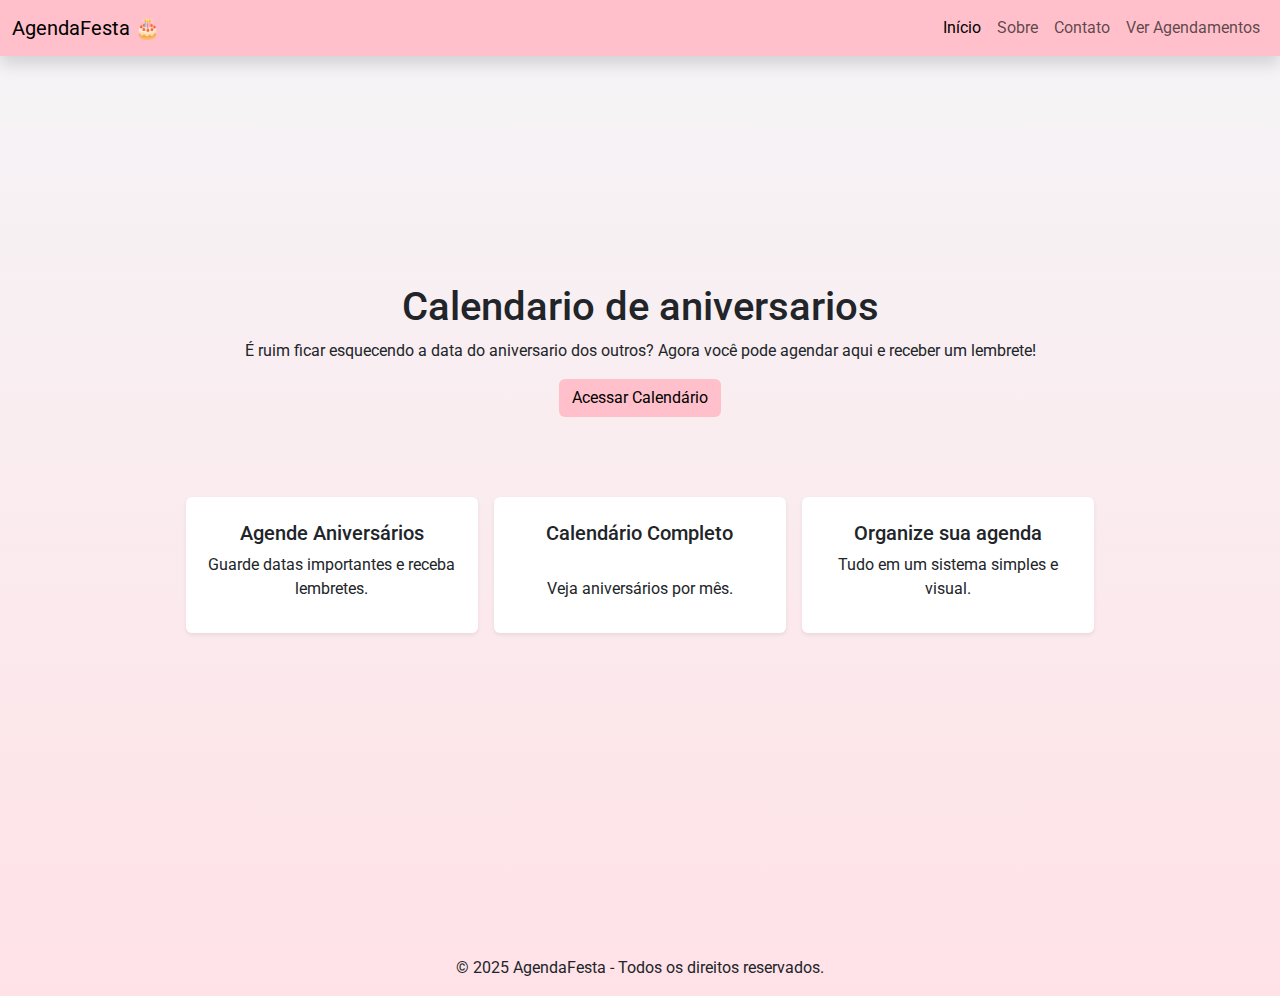
<file: index.html>
<!DOCTYPE html>
<html lang="pt-br">
<head>
  <meta charset="utf-8" />
  <meta name="viewport" content="width=device-width, initial-scale=1" />
  <title>AgendaFesta</title>
  <link rel="stylesheet" href="https://cdn.jsdelivr.net/npm/bootstrap@5.3.2/dist/css/bootstrap.min.css">
    <link href="https://fonts.googleapis.com/css2?family=Roboto+Condensed:ital,wght@0,100..900;1,100..900&display=swap" rel="stylesheet">
    <script src="https://cdn.jsdelivr.net/npm/bootstrap@5.3.2/dist/js/bootstrap.bundle.min.js"></script>
  <link rel="stylesheet" href="css/style.css">
</head>
<body>
  <section class="d-flex justify-content-center align-items-center vh-100">
    <main>
      <div class="text-center flex-column d-flex align-items-center">
        <h1>Calendario de aniversarios</h1>
        <p>
          É ruim ficar esquecendo a data do aniversario dos outros? Agora você pode agendar aqui e
          receber um lembrete!
        </p>
        <div>
          <a href="Principal.html">
            <button class="btn" style="background-color: #ffc0cb;color: black;">
              Acessar Calendário
            </button>
          </a>
        </div>

      </div>
      <section class="container py-5">
        <div class="row text-center g-3">
        
          <section class="container py-5">
            <div class="row text-center g-3">
            
              <div class="col-md">
                <div class="p-3 rounded shadow-sm bg-white h-100 d-flex flex-column">
                  <h5 class="mt-2">Agende Aniversários</h5>
                  <p class="mt-auto">Guarde datas importantes e receba lembretes.</p>
                </div>
              </div>
            
              <div class="col-md">
                <div class="p-3 rounded shadow-sm bg-white h-100 d-flex flex-column">
                  <h5 class="mt-2">Calendário Completo</h5>
                  <p class="mt-auto">Veja aniversários por mês.</p>
                </div>
              </div>
            
              <div class="col-md">
                <div class="p-3 rounded shadow-sm bg-white h-100 d-flex flex-column">
                  <h5 class="mt-2">Organize sua agenda</h5>
                  <p class="mt-auto">Tudo em um sistema simples e visual.</p>
                </div>
              </div>
            
            </div>
          </section>
        </div>
      </section>
    </main>
</section>
<script src="js/script.js"></script>
</body>
</html>
</file>
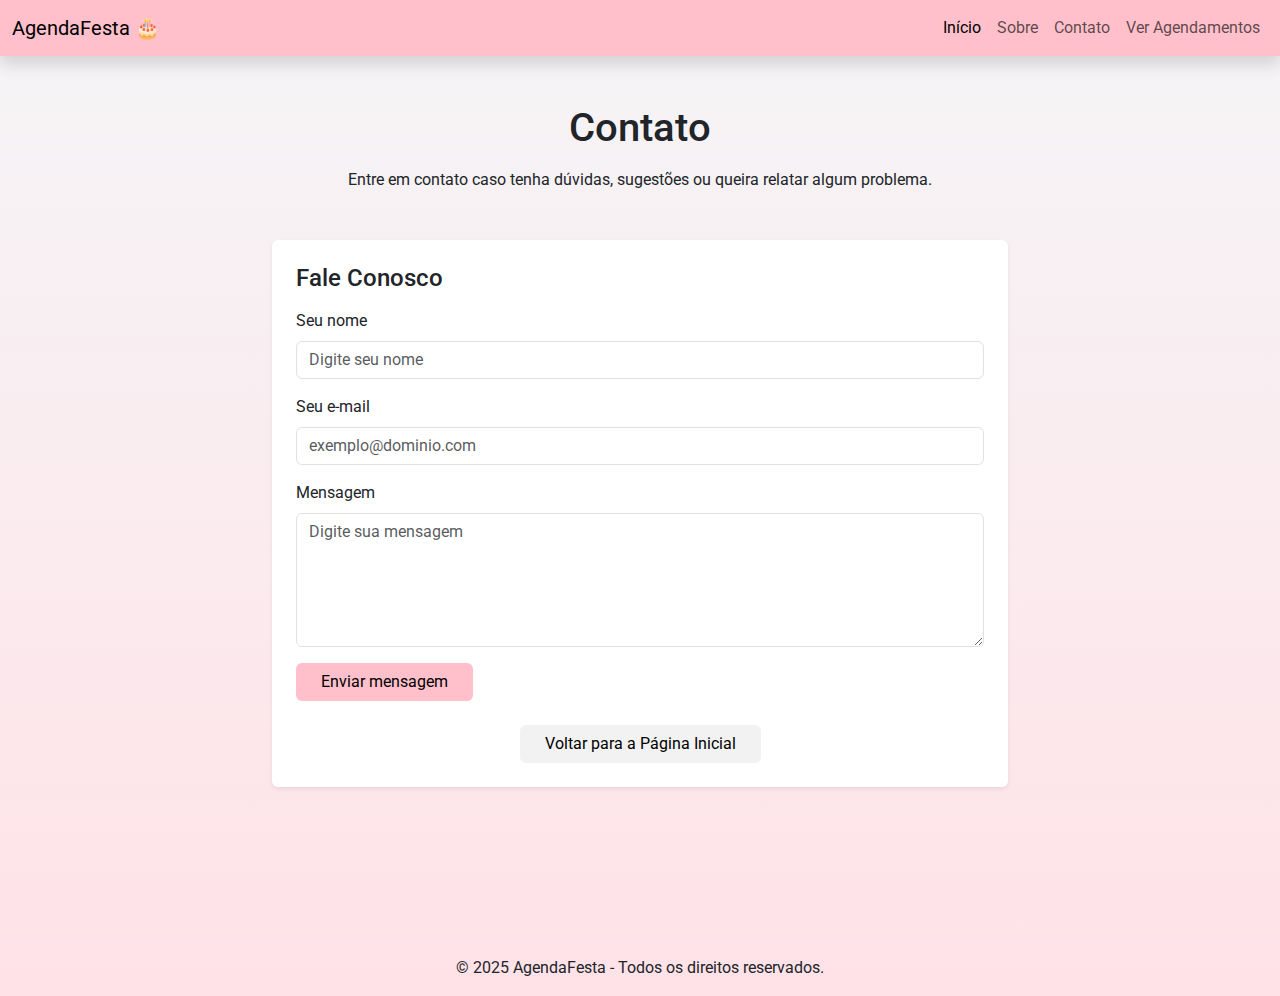
<file: Contatos.html>
<!DOCTYPE html>
<html lang="pt-br">
<head>
  <meta charset="utf-8" />
  <meta name="viewport" content="width=device-width, initial-scale=1" />
  <title>AgendaFesta - Contato</title>

  <link rel="stylesheet" href="https://cdn.jsdelivr.net/npm/bootstrap@5.3.2/dist/css/bootstrap.min.css">
  <link href="https://fonts.googleapis.com/css2?family=Roboto+Condensed:wght@300;400;700&display=swap" rel="stylesheet">
  <script src="https://cdn.jsdelivr.net/npm/bootstrap@5.3.2/dist/js/bootstrap.bundle.min.js"></script>

  <link rel="stylesheet" href="css/style.css">
</head>

<body>

  <section class="container py-5" style="min-height: 100vh;">
    
    <div class="text-center mb-5">
      <h1>Contato</h1>
      <p class="mt-3">
        Entre em contato caso tenha dúvidas, sugestões ou queira relatar algum problema.
      </p>
    </div>

    <div class="row justify-content-center g-4">

      <div class="col-md-8">
        <div class="p-4 rounded shadow-sm bg-white">

          <h4 class="mb-3">Fale Conosco</h4>

          <form>

            <div class="mb-3">
              <label class="form-label">Seu nome</label>
              <input type="text" class="form-control" placeholder="Digite seu nome" required>
            </div>

            <div class="mb-3">
              <label class="form-label">Seu e-mail</label>
              <input type="email" class="form-control" placeholder="exemplo@dominio.com" required>
            </div>

            <div class="mb-3">
              <label class="form-label">Mensagem</label>
              <textarea class="form-control" rows="5" placeholder="Digite sua mensagem" required></textarea>
            </div>

            <button type="submit" class="btn px-4" style="background-color: #ffc0cb; color: black;">
              Enviar mensagem
            </button>

          </form>

          <div class="text-center mt-4">
            <a href="Principal.html">
              <button class="btn px-4" style="background-color: #f2f2f2; color: black;">
                Voltar para a Página Inicial
              </button>
            </a>
          </div>

        </div>
      </div>

    </div>

  </section>

<script src="js/script.js"></script>
</body>
</html>
</file>
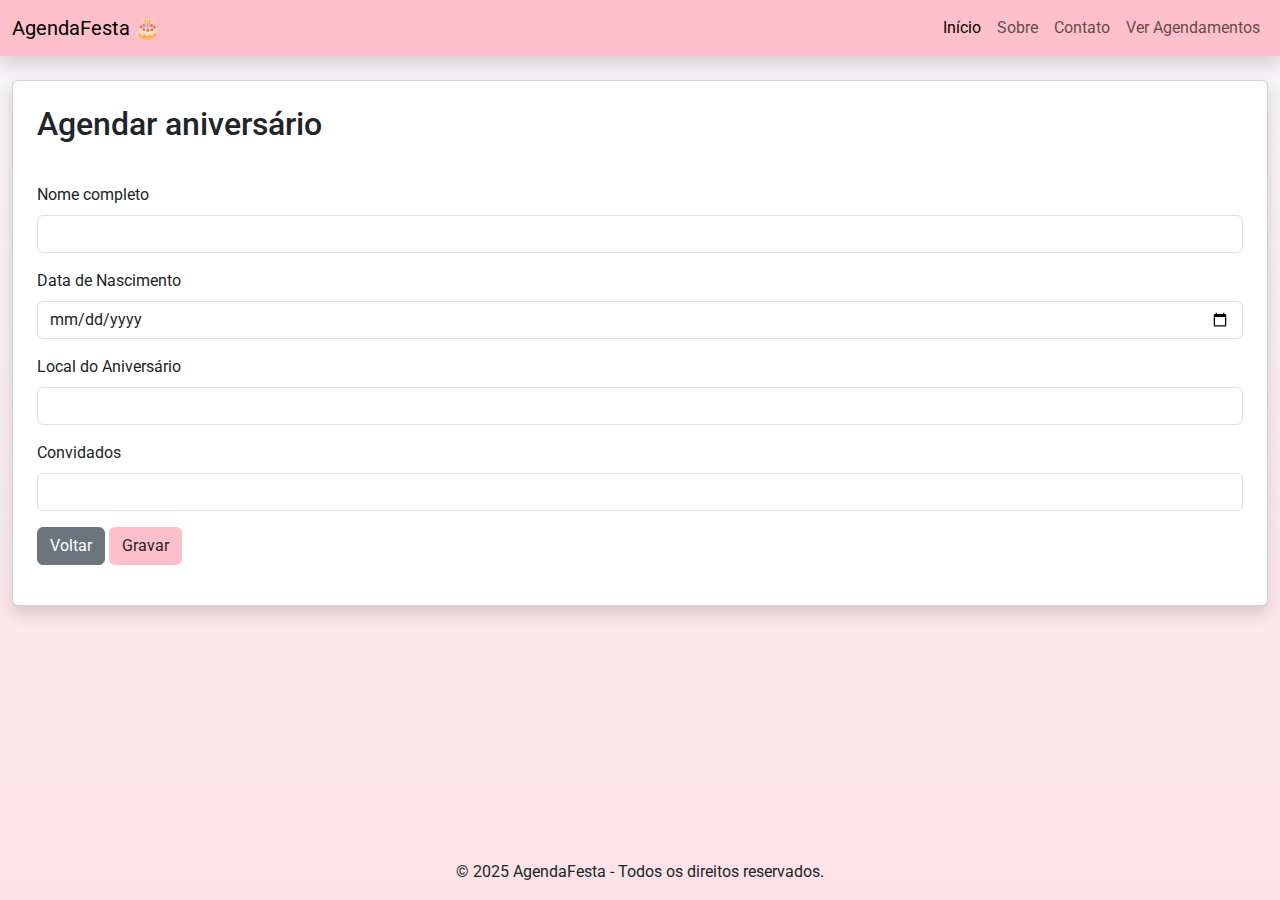
<file: incluir_niver.html>
<!DOCTYPE html>
<html lang="pt-br">
<head>
    <meta charset="UTF-8">
    <meta name="viewport" content="width=device-width, initial-scale=1.0">
    <title>AgendaFesta - Incluir</title>
    <link rel="stylesheet" href="https://cdn.jsdelivr.net/npm/bootstrap@5.3.2/dist/css/bootstrap.min.css">
    <link href="https://fonts.googleapis.com/css2?family=Roboto+Condensed:ital,wght@0,100..900;1,100..900&display=swap" rel="stylesheet">
    <script src="https://cdn.jsdelivr.net/npm/bootstrap@5.3.2/dist/js/bootstrap.bundle.min.js"></script>
    <link rel="stylesheet" href="css/style.css">
    <script src="js/script.js" defer></script>
</head>
<body class="bg-light min-vh-100 d-flex flex-column">
    <main id="principal" class="container-fluid flex-fill d-flex align-items-start justify-content-center py-4">
        <div class="card shadow p-4 w-100">

            <h2 class="mb-4">Agendar aniversário</h2>

            <form id="formAniversario" class="mt-3">
                <div class="mb-3">
                  <label for="nome" class="form-label">Nome completo</label>
                  <input type="text" id="nome" name="nome" class="form-control" required>
                </div>
                <div class="mb-3">
                  <label for="dataNiver" class="form-label">Data de Nascimento</label>
                  <input type="date" id="dataNiver" name="dataNiver" class="form-control" required min="1900-01-01" max="2025-12-31">
                </div>
                <div class="mb-3">
                  <label for="niverLocal" class="form-label">Local do Aniversário</label>
                  <input type="text" id="niverLocal" name="local" class="form-control" required>
                </div>
                <div class="mb-3">
                  <label for="contNiver" class="form-label">Convidados</label>
                  <input type="number" id="contNiver" name="convidados" class="form-control" required>
                </div>
            
                <div class="mb-3">
                  <button type="button" class="btn btn-secondary" onclick="window.location.href='Principal.html'">Voltar</button>
                  <button type="submit" class="btn" style="background-color: #ffc0cb;">Gravar</button>
                </div>
            </form>

        </div>
    </main>
<script>
document.getElementById('formAniversario').addEventListener('submit', function(e){
  e.preventDefault();

  const nome = document.getElementById('nome').value.trim();
  const data = document.getElementById('dataNiver').value;
  const local = document.getElementById('niverLocal').value.trim();
  const convidados = parseInt(document.getElementById('contNiver').value);

  if (!nome || !data) {
    alert('Preencha nome e data.');
    return;
  }

  const dataSelecionada = new Date(data);
  const hoje = new Date();

  const lista = JSON.parse(localStorage.getItem('aniversarios') || '[]');

  lista.push({ 
    nome, 
    data,
    local,
    convidados
  });

  localStorage.setItem('aniversarios', JSON.stringify(lista));

  alert('Aniversário salvo!');
  window.location.href = 'Principal.html';
});

</script>


</body>

</html>
</file>
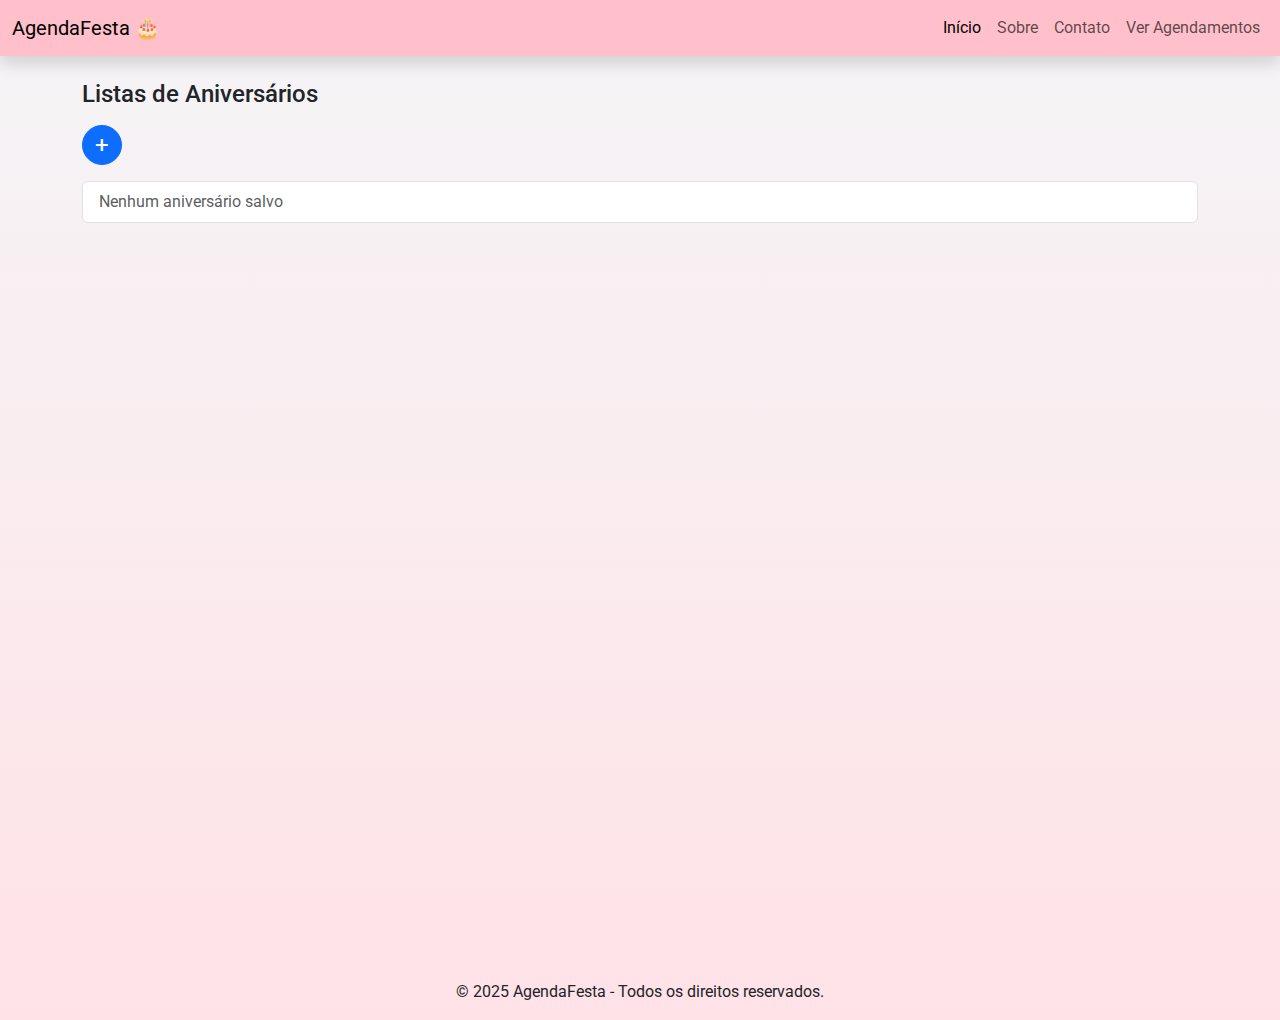
<file: lista.html>
<!DOCTYPE html>
<html lang="pt-br">
<head>
    <meta charset="UTF-8">
    <meta name="viewport" content="width=device-width, initial-scale=1.0">
    <title>AgendaFesta - lista</title>
    <link rel="stylesheet" href="https://cdn.jsdelivr.net/npm/bootstrap@5.3.2/dist/css/bootstrap.min.css">
    <script src="https://cdn.jsdelivr.net/npm/bootstrap@5.3.2/dist/js/bootstrap.bundle.min.js"></script>
    <link rel="stylesheet" href="css/style.css">
</head>
<body>
  <section class="vh-100">
    <main>
      <div class="container mt-4">
        <h4>Listas de Aniversários</h4>
        <div class="mt-3">
            <a href="incluir_niver.html">
            <button class="btn btn-primary rounded-circle mb-3" style="width: 40px; height: 40px; padding: 0; font-size: 24px; line-height: 24px;">
                +
            </button>
            </a>
        </div>
        <ul id="lista-aniversarios" class="list-group"></ul>
      </div>
      <div class="modal fade" id="editarModal" tabindex="-1">
        <div class="modal-dialog">
          <div class="modal-content">
            <div class="modal-header">
              <h5 class="modal-title">Editar Aniversário</h5>
              <button type="button" class="btn-close" data-bs-dismiss="modal"></button>
            </div>
        
            <div class="modal-body">
              <input type="text" id="editNome" class="form-control mb-3" placeholder="Nome">
              <input type="date" id="editData" class="form-control">
              <input type="text" id="editLocal" class="form-control mt-3">
              <input type="number" id="editConv" class="form-control mt-3">
            </div>
        
            <div class="modal-footer">
              <button class="btn btn-danger" id="btnExcluir">Apagar</button>
              <button class="btn btn-primary" id="btnSalvarEdicao">Salvar</button>
            </div>
        
          </div>
        </div>
      </div>
    </main>
  </section>
<script src="js/lista.js"></script>
</body>
</html>
</file>
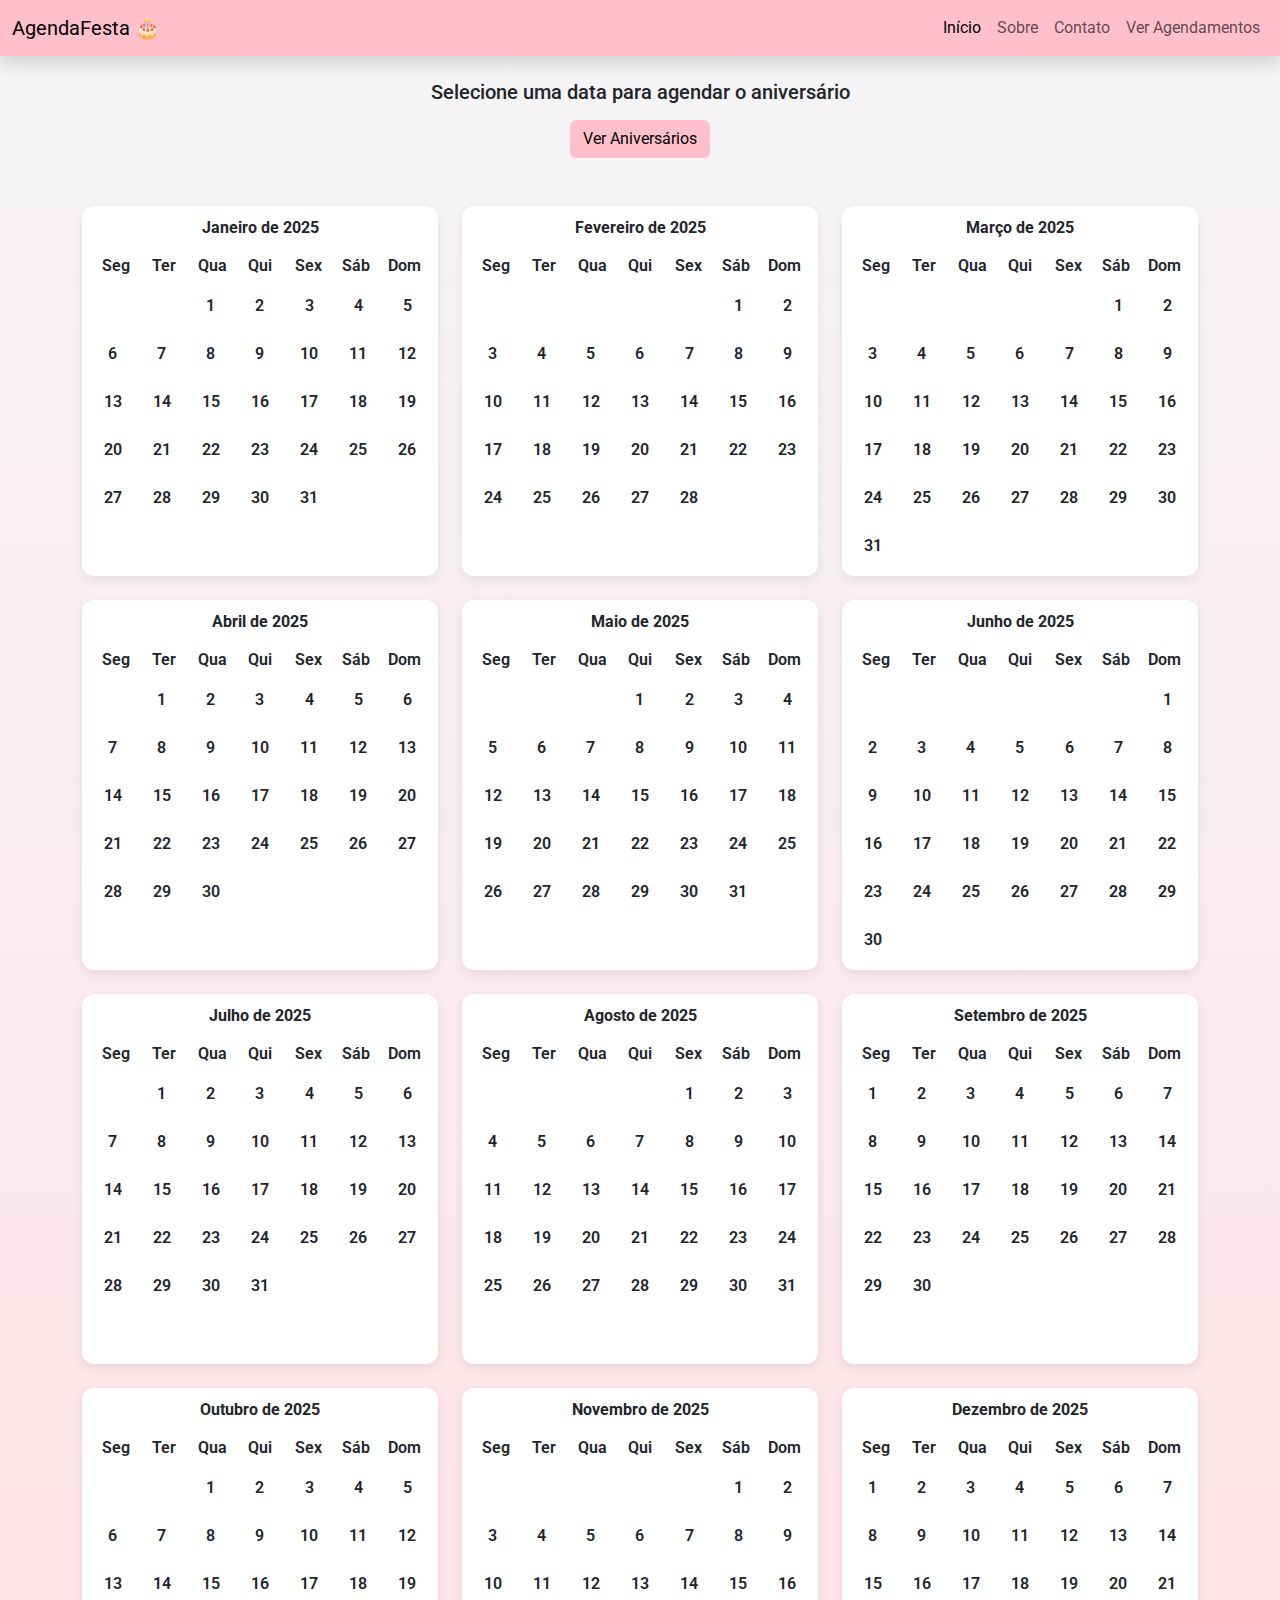
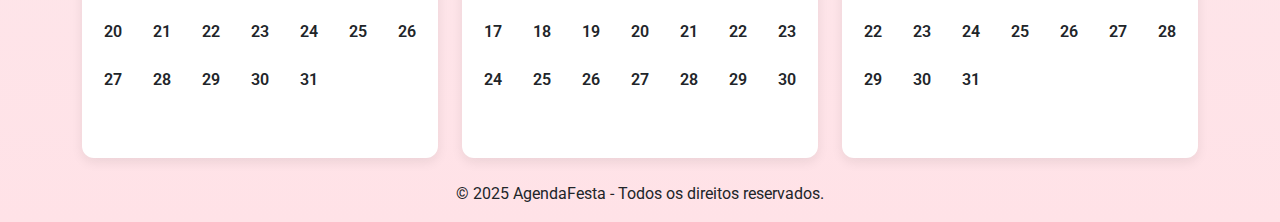
<file: Principal.html>
<!DOCTYPE html>
<html lang="pt-br">
<head>
  <meta charset="utf-8" />
  <meta name="viewport" content="width=device-width, initial-scale=1" />
  <title>AgendaFesta</title>
  <link rel="stylesheet" href="https://cdn.jsdelivr.net/npm/bootstrap@5.3.2/dist/css/bootstrap.min.css">
  <script src="https://cdn.jsdelivr.net/npm/bootstrap@5.3.2/dist/js/bootstrap.bundle.min.js"></script>
  <link href="https://fonts.googleapis.com/css2?family=Roboto:wght@400;700&display=swap" rel="stylesheet">
  <link rel="stylesheet" href="css/style.css">
</head>
<body>
  <section class="text-center mt-4 mb-4">
    <h5>Selecione uma data para agendar o aniversário</h5>
    <a href="lista.html">
      <button class="btn mt-2" style="background-color: #ffc0cb;color: black;">Ver Aniversários</button>
    </a>
  </section>
  <div class="container py-4">
  <div class="row g-4">
    <div class="col-12 col-sm-6 col-lg-4">
      <div class="calendar-card h-100" data-month="0" data-year="2025"></div>
    </div>
    <div class="col-12 col-sm-6 col-lg-4">
      <div class="calendar-card h-100" data-month="1" data-year="2025"></div>
    </div>
    <div class="col-12 col-sm-6 col-lg-4">
      <div class="calendar-card h-100" data-month="2" data-year="2025"></div>
    </div>
    <div class="col-12 col-sm-6 col-lg-4">
      <div class="calendar-card h-100" data-month="3" data-year="2025"></div>
    </div>
    <div class="col-12 col-sm-6 col-lg-4">
      <div class="calendar-card h-100" data-month="4" data-year="2025"></div>
    </div>
    <div class="col-12 col-sm-6 col-lg-4">
      <div class="calendar-card h-100" data-month="5" data-year="2025"></div>
    </div>
    <div class="col-12 col-sm-6 col-lg-4">
      <div class="calendar-card h-100" data-month="6" data-year="2025"></div>
    </div>
    <div class="col-12 col-sm-6 col-lg-4">
      <div class="calendar-card h-100" data-month="7" data-year="2025"></div>
    </div>
    <div class="col-12 col-sm-6 col-lg-4">
      <div class="calendar-card h-100" data-month="8" data-year="2025"></div>
    </div>
    <div class="col-12 col-sm-6 col-lg-4">
      <div class="calendar-card h-100" data-month="9" data-year="2025"></div>
    </div>
    <div class="col-12 col-sm-6 col-lg-4">
      <div class="calendar-card h-100" data-month="10" data-year="2025"></div>
    </div>
    <div class="col-12 col-sm-6 col-lg-4">
      <div class="calendar-card h-100" data-month="11" data-year="2025"></div>
    </div>
  </div>
</div>
<script src="js/script.js"></script>
</body>
</html>
</file>
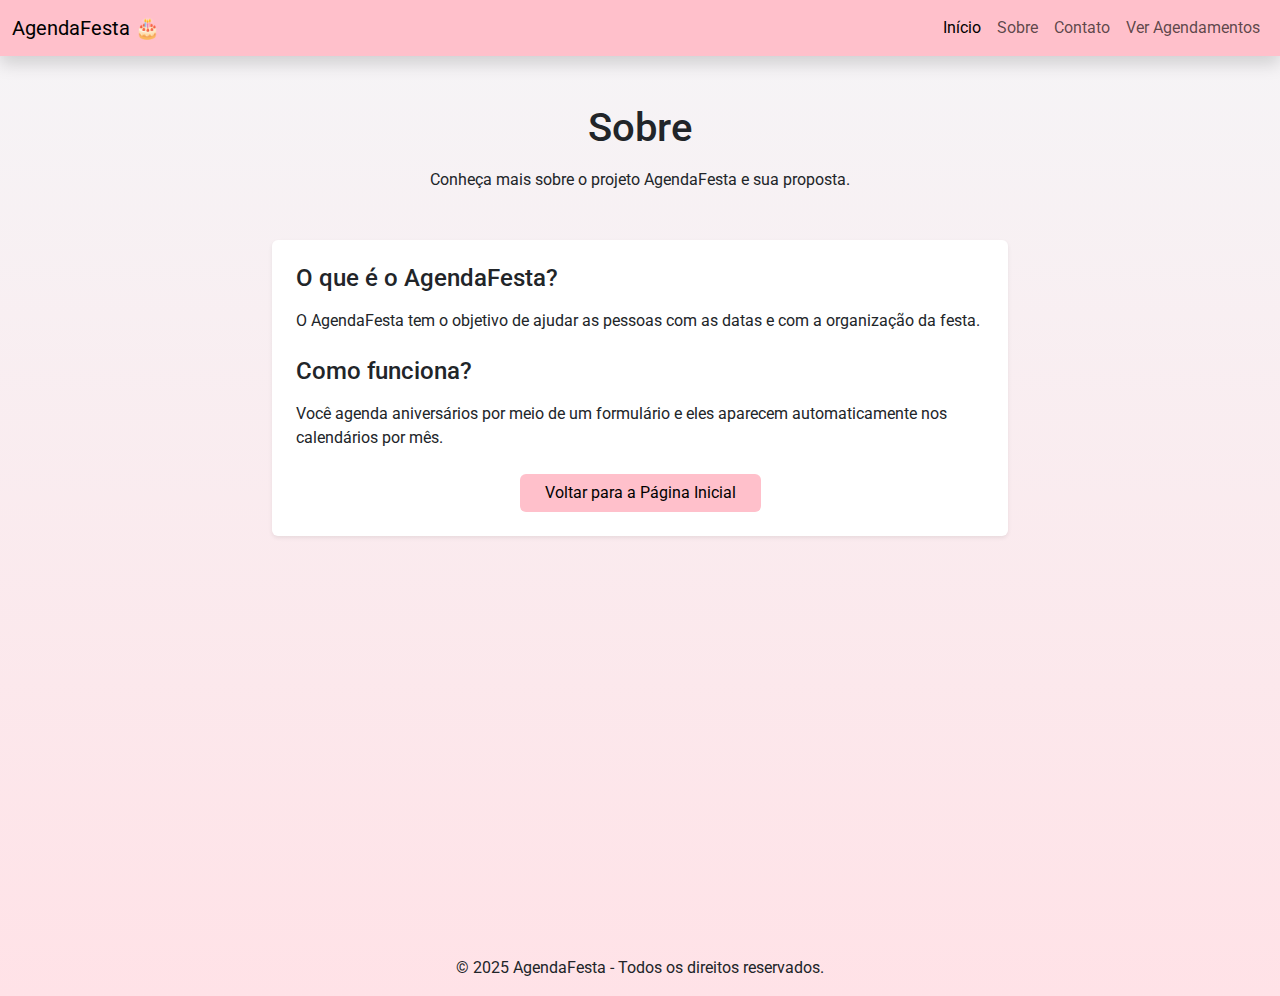
<file: Sobre.html>
<!DOCTYPE html>
<html lang="pt-br">
<head>
  <meta charset="utf-8" />
  <meta name="viewport" content="width=device-width, initial-scale=1" />
  <title>AgendaFesta - Sobre</title>
  <link rel="stylesheet" href="https://cdn.jsdelivr.net/npm/bootstrap@5.3.2/dist/css/bootstrap.min.css">
  <link href="https://fonts.googleapis.com/css2?family=Roboto+Condensed:wght@300;400;700&display=swap" rel="stylesheet">
  <script src="https://cdn.jsdelivr.net/npm/bootstrap@5.3.2/dist/js/bootstrap.bundle.min.js"></script>
  <link rel="stylesheet" href="css/style.css">
</head>
<body>
  <section class="container py-5" style="min-height: 100vh;">
    <div class="text-center mb-5">
      <h1>Sobre</h1>
      <p class="mt-3">
        Conheça mais sobre o projeto AgendaFesta e sua proposta.
      </p>
    </div>
    <div class="row justify-content-center g-4">
      <div class="col-md-8">
        <div class="p-4 rounded shadow-sm bg-white">
          <h4 class="mb-3">O que é o AgendaFesta?</h4>
          <p>
            O AgendaFesta tem o objetivo de ajudar as pessoas com as datas e
            com a organização da festa.
          </p>
          <h4 class="mt-4 mb-3">Como funciona?</h4>
          <p>
            Você agenda aniversários por meio de um formulário e eles aparecem automaticamente
            nos calendários por mês.
          </p>
          <div class="text-center mt-4">
            <a href="Principal.html">
              <button class="btn px-4" style="background-color: #ffc0cb; color: black;">
                Voltar para a Página Inicial
              </button>
            </a>
          </div>
        </div>
      </div>
    </div>
  </section>
<script src="js/script.js"></script>
</body>
</html>
</file>
<file: css/style.css>
@import url('https://fonts.googleapis.com/css2?family=Roboto:wght@400;700&display=swap');

* {
  margin:0;
  padding:0;
  box-sizing:border-box;
  font-family:'Roboto',sans-serif;
}
body {
  background: linear-gradient(#f5f5f7, #ffe2e7);
}

.cardPrin {
  transition: transform 0.3s ease, box-shadow 0.3s ease;
}
.cardPrin {
  transform: translateY(-6px); 
  box-shadow: 0 8px 20px rgba(0,0,0,0.15);

}


.calendar-card {
  background: #fff;
  border-radius: 12px;
  padding: 10px;
  box-shadow: 0 4px 12px rgba(0,0,0,0.08);
}


.calendar {
  width: 100%;
}

.header {
  display:flex;
  justify-content:center;
  padding-bottom:8px;
}

.monthYear {
  font-weight:700;
  font-size:16px;
  text-align:center;
}


.days {
  margin-top:6px;
  display:grid;
  grid-template-columns:repeat(7,1fr);
  font-weight:600;
  gap:6px 0;
  text-align:center;
}


.dates {
  margin-top:8px;
  display:grid;
  grid-template-columns:repeat(7,1fr);
  gap:8px;
}

.date {
  height:40px;
  display:flex;
  align-items:center;
  justify-content:center;
  font-weight:600;
  cursor:pointer;
  border-radius:50%;
  transition:transform .08s;
}

.date:hover {
  transform:translateY(-2px);
}

.date.inactive {
  color:#bdbdbd;
}

.date.selected {
  background:#007bff;
  color:#fff;
  font-weight:bold;
}
</file>
